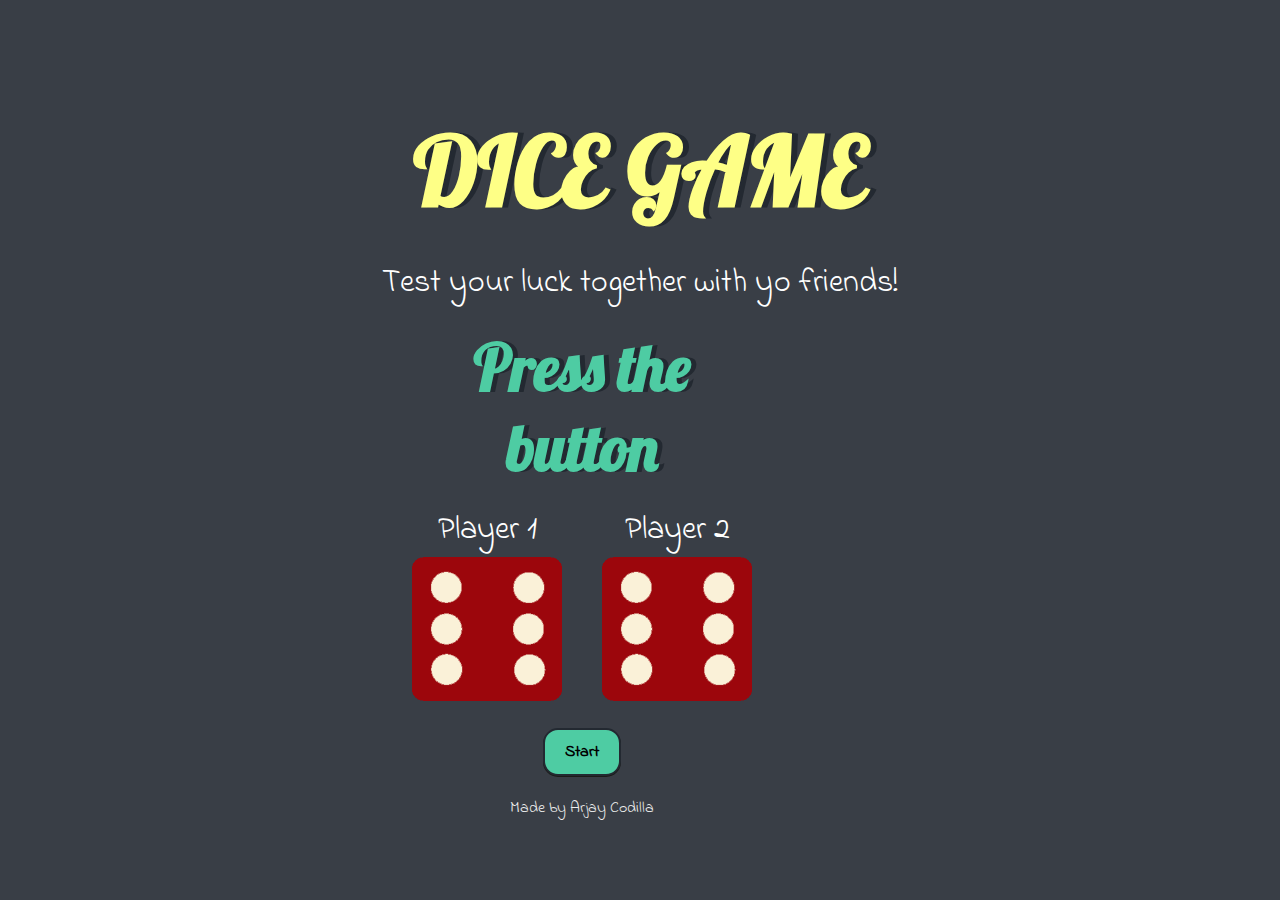
<file: Dice Game/index.html>
<!DOCTYPE html>
<html lang="en" dir="ltr">
  <head>
    <meta charset="utf-8">
    <meta name="viewport" content="width=device-width, initial-scale=1.0">
    <title>Dicee</title>
    <link rel="stylesheet" href="styles.css">
    <link href="https://fonts.googleapis.com/css?family=Indie+Flower|Lobster" rel="stylesheet">

  </head>
  <body>
   <div class="main-container"> 
		<h1>DICE GAME</h1>
		<p>Test your luck together with yo friends!</p>
    <div class="container">
      <h2>Press the button</h2>
				<div class="dice-container">
					 <div class="dice">
					 	<p>Player 1</p>
					 	<img class="img1" src="images/dice6.png">
					 </div>
					
					 <div class="dice">
					 	<p>Player 2</p>
					 	<img class="img2" src="images/dice6.png">
					 </div>
				</div>
				<button id="reset-btn">Start</button>
				<div class="footer">
					<p id="comment">Made by Arjay Codilla</p>
				</div>
    </div>
  </body>
  <script src="index.js"></script>
</html>
</file>
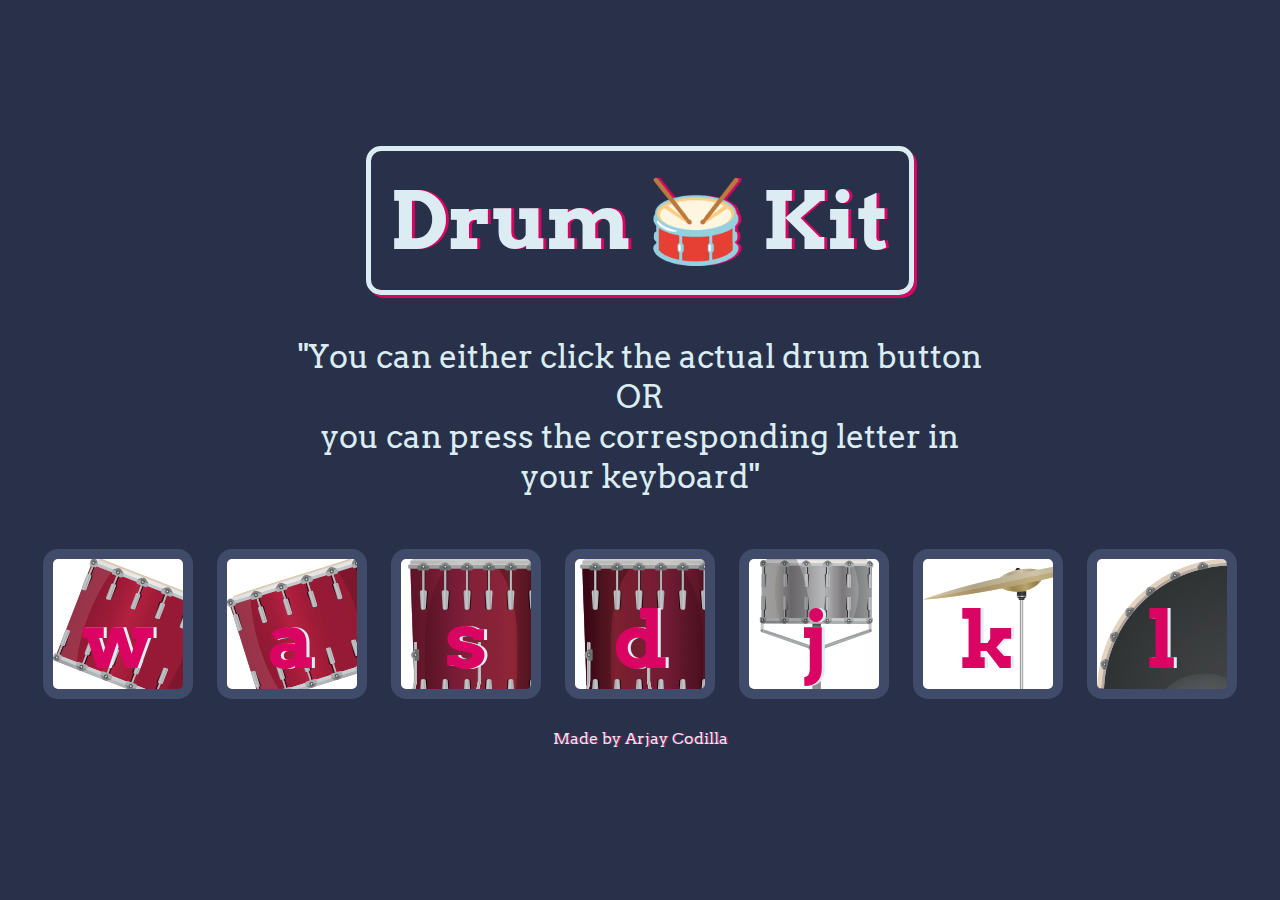
<file: Drum Kit/index.html>
<!DOCTYPE html>
<html lang="en" dir="ltr">

<head>
  <meta charset="utf-8">
  <meta name="viewport" content="width=device-width, initial-scale=1.0">
  <title>Drum Kit</title>
  <link rel="stylesheet" href="style.css">
  <link href="https://fonts.googleapis.com/css?family=Arvo" rel="stylesheet">
</head>

<body>

  <h1 id="title">Drum 🥁 Kit</h1>
  <p>"You can either click the actual drum button
  	<br>
  	OR
  	<br>
  		you can press the corresponding letter in 
  	<br>
  		your keyboard"
  </p>
  <div class="set">
    <button class="w drum">w</button>
    <button class="a drum">a</button>
    <button class="s drum">s</button>
    <button class="d drum">d</button>
    <button class="j drum">j</button>
    <button class="k drum">k</button>
    <button class="l drum">l</button>
  </div>


  <p class="footer">
    Made by Arjay Codilla
  </p>
</body>
<script src="index.js"></script>
</html>
</file>
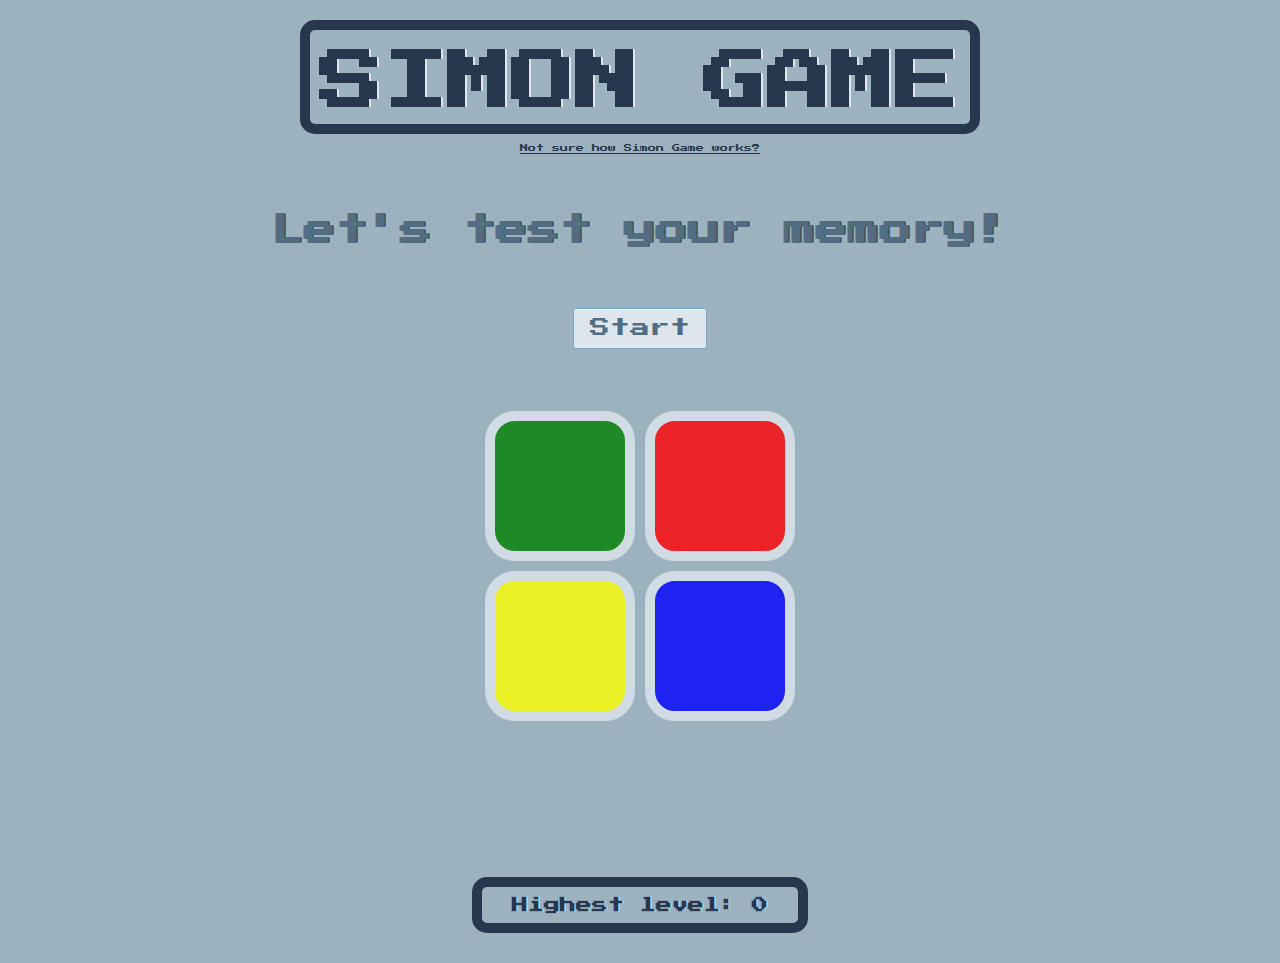
<file: Simon Game/index.html>
<!DOCTYPE html>
<html lang="en" dir="ltr">

<head>
  <meta charset="utf-8">
  <meta name="viewport" content="width=device-width, initial-scale=1.0">
  <title>Simon</title>
  <link rel="stylesheet" href="styles.css">
  <link href="https://fonts.googleapis.com/css?family=Press+Start+2P" rel="stylesheet">
</head>

<body>
	
	<div class="box">
		<h1 id="game-title">SIMON GAME</h1>
	</div>
	<a href="#instruction">
			Not sure how Simon Game works?
	</a>
  <h2 id="level-title">Let's test your memory!</h2>
  
  <button id="start" role="button">Start</button>
  <div class="container">
	 <div type="button" id="green" class="btn green">
	  </div>
   <div type="button" id="red" class="btn red">
    </div>
   <div type="button" id="yellow" class="btn yellow">
    </div>
   <div type="button" id="blue" class="btn blue">
   </div>
  </div>
  
	<h2 id="your-turn">Your turn.</h2>
	<div class="box">
		<h3 id="highest-level">
			Highest level:<span id="score"> 0</span> 
		</h3>
	</div>
	<div id="instruction">
		<h2 id="instruction-title">
			Do what Simon says!
		</h2>
		<p>
			Just follow the pattern or sequence of lights and sounds for as long as you can! Hmmm If you can!
		</p>
	</div>
<script src="https://code.jquery.com/jquery-3.7.0.min.js" integrity="sha256-2Pmvv0kuTBOenSvLm6bvfBSSHrUJ+3A7x6P5Ebd07/g=" crossorigin="anonymous"></script>
<script src="./game.js"></script>
</body>

</html>
</file>
<file: Dice Game/styles.css>
* {
  margin: 0;
  padding: 0;
  box-sizing: border-box;
}

body {
	background-color: #393E46;
	text-align: center; 
	display: flex; 
	flex-direction: column; 
	justify-content: center;
	align-items: center;
	min-height: 100vh;
}

.container {
	 max-width: 400px; 
  display: flex;
  justify-content: center;
  align-items: center;
  flex-direction: column; 
}
.dice-container {
  display:flex;

}
.dice {
  text-align: center;
  margin: 0 10px; 
}

h1 {
	margin: 30px;
  font-family: 'Lobster', cursive;
  text-shadow: 6px 0 #232931;
  font-size: 6rem;
  color: #FEFF86;
}

h2 {
  margin: 20px;
  font-family: 'Lobster', cursive;
  text-shadow: 5px 0 #232931;
  font-size: 4rem;
  color: #4ECCA3;
}

p {
  font-size: 2rem;
  color: white;
  margin: 0;
  font-family: 'Indie Flower', cursive;
}

img {
  width: 150px;
  margin: 0 10px; 
}

.footer p{
  margin-top: 20px;
  color: #EEEEEE;
  text-align: center;
  font-family: 'Indie Flower', cursive;
  font-size: 1rem; 
}
#reset-btn {
	box-shadow: 0px 1px 0px 0px #1c1b18;
	background:linear-gradient(to bottom, #4ECCA3 5%, #4ECCA3 100%);
	background-color:#4ECCA3;
	border-radius:15px;
	border:2px solid #232931;
	display:inline-block;
	cursor:pointer;
	color:393E46;
	font-family: 'Indie Flower', cursive;
	font-size:1rem;
	font-weight:bold;
	padding:10px 20px;
	text-decoration:none;
/*	text-shadow: 1px 0 #232931;*/
	margin-top: 20px; 
}
#reset-btn:hover {
	background:linear-gradient(to bottom, #4ECCA3 5%, #4ECCA3 100%);
	background-color:#ccc2a6;
}
#reset-btn:active {
	position:relative;
	top:1px;
}
</file>
<file: Drum Kit/style.css>
body {
	margin: 0;
	padding: 0;
  text-align: center;
  font-family: "Arvo", cursive;
  background-color: #283149;
  display: flex;
  flex-direction: column;
  justify-content: center;
  align-items: center;
  min-height: 100vh;
}

h1 {
  font-size: 5rem;
  color: #DBEDF3;
  font-family: "Arvo", cursive;
  text-shadow: 3px 0 #DA0463;
  margin: 10px;
  border: 5px solid #DBEDF3;
  border-radius: 15px;
  padding: 20px;
  box-shadow: 3px 3px #DA0463;
}
p {
	font-size: 2rem;
  color: #DBEDF3;
}
.footer {
  color: #DBEDF3;
  font-size: 1rem;
  margin-top: 10px;
  text-shadow: 1px 0 #DA0463;
}

.w {
  background-image: url("images/tom1.png");
}

.a {
  background-image: url("images/tom2.png");

}

.s {
  background-image: url("images/tom3.png");

}

.d {
  background-image: url("images/tom4.png");
}

.j {
  background-image: url("images/snare.png");
}

.k {
  background-image: url("images/crash.png");
}

.l {
  background-image: url("images/kick.png");
}

.set {
  margin: 10px auto;
}

.drum {
  outline: none;
  border: 10px solid #404B69;
  font-size: 5rem;
  font-family: 'Arvo', cursive;
  line-height: 2;
  font-weight: 900;
  color: #DA0463;
  text-shadow: 3px 0 #DBEDF3;
  border-radius: 15px;
  display: inline-block;
  width: 150px;
  height: 150px;
  text-align: center;
  margin: 10px;
  background-color: white;
}
</file>
<file: Simon Game/styles.css>
* {
	padding: 0;
	margin: 0;
	box-sizing: border-box;
}
html {
	scroll-behavior: smooth;
}
body {
	font-family: 'Press Start 2P', cursive;
  text-align: center;
  background-color: #9DB2BF; 
  display: flex;
  flex-direction: column; 
  align-items: center; 
  justify-content: center;
  padding: 20px;
  min-height: 100vh;
}
.box {
	border: 10px solid #27374D; 
	margin-bottom: 10px;
	border-radius: 15px;
}
#game-title {
  font-size: 4rem;
  padding: 20px 10px 10px; 
  color: #27374D;
  text-shadow: 2px 0 #DDE6ED;
}
#level-title{
  font-size: 2rem;
  margin:  5%;
  color: #526D82;
  text-shadow: 1px 0 #27374D;
}
#your-turn {
  font-size: 2rem;
  margin:  5%;
  color: #9DB2BF; 
}
#highest-level {
	font-size: 1rem;
	padding: 10px 30px;
	color: #27374D;
	text-shadow: 1px 0 #DDE6ED;
}
a:link {
	font-size: 0.5rem;
	color: #27374D;
}
a:visited {
	color: #526D82;
}
#instruction {
	height: 200px;
	display: none;
	justify-content: center;
	align-items: center;
	flex-direction: column;
	width: 350px;
}
#instruction-title {
	font-size: 2rem;
	color: #27374D;
	text-shadow: 1px 0 #DDE6ED;
	margin-bottom: 30px;
}
p {
	color: #526D82;
	text-shadow: 1px 0 #27374D;
	line-height: 1.5;
}
.container {
	display: grid; 
	grid-template-rows: 1fr 1fr; 
	grid-template-columns: 1fr 1fr; 
	gap: 10px; 
}

.btn {
  display: flex; 
  justify-content: center; 
  align-items: center; 
  width: 150px; 
  height: 150px; 
  border: 10px solid #DDE6ED;
  border-radius: 20%;
  opacity: 0.8;
}

.game-over {
  background-color: red;
  opacity: 0.8;
}

.red {
  background-color: red;
}

.green {
  background-color: green;
}

.blue {
  background-color: blue;
}

.yellow {
  background-color: yellow;
}

.pressed {
  box-shadow: 0 0 20px white;
  background-color: grey;
}

/* for start button */
#start {
  background-color: #DDE6ED; 
  border-radius: 3px;
  border: 1px solid #7aa7c7;
  box-shadow: rgba(255, 255, 255, .7) 0 1px 0 0 inset;
  box-sizing: border-box;
  color: #526D82;
  cursor: pointer;
  display: inline-block;
  font-family: 'Press Start 2P', cursive;
  font-size: 20px;
  font-weight: 400;
  line-height: 1.15385;
  margin-bottom: 5%; 
  outline: none;
  padding: 8px .8em;
  position: relative;
  text-align: center;
  text-decoration: none;
  user-select: none;
  -webkit-user-select: none;
  touch-action: manipulation;
  vertical-align: baseline;
  white-space: nowrap;
}

#start:hover,
#start:focus {
  background-color: #b3d3ea;
  color: #2c5777;
}
#start:focus {
  box-shadow: 0 0 0 4px rgba(0, 149, 255, .15);
}
#start:active {
	background-color: #a0c7e4;
	box-shadow: none;
	color: #2c5777;
}
</file>
